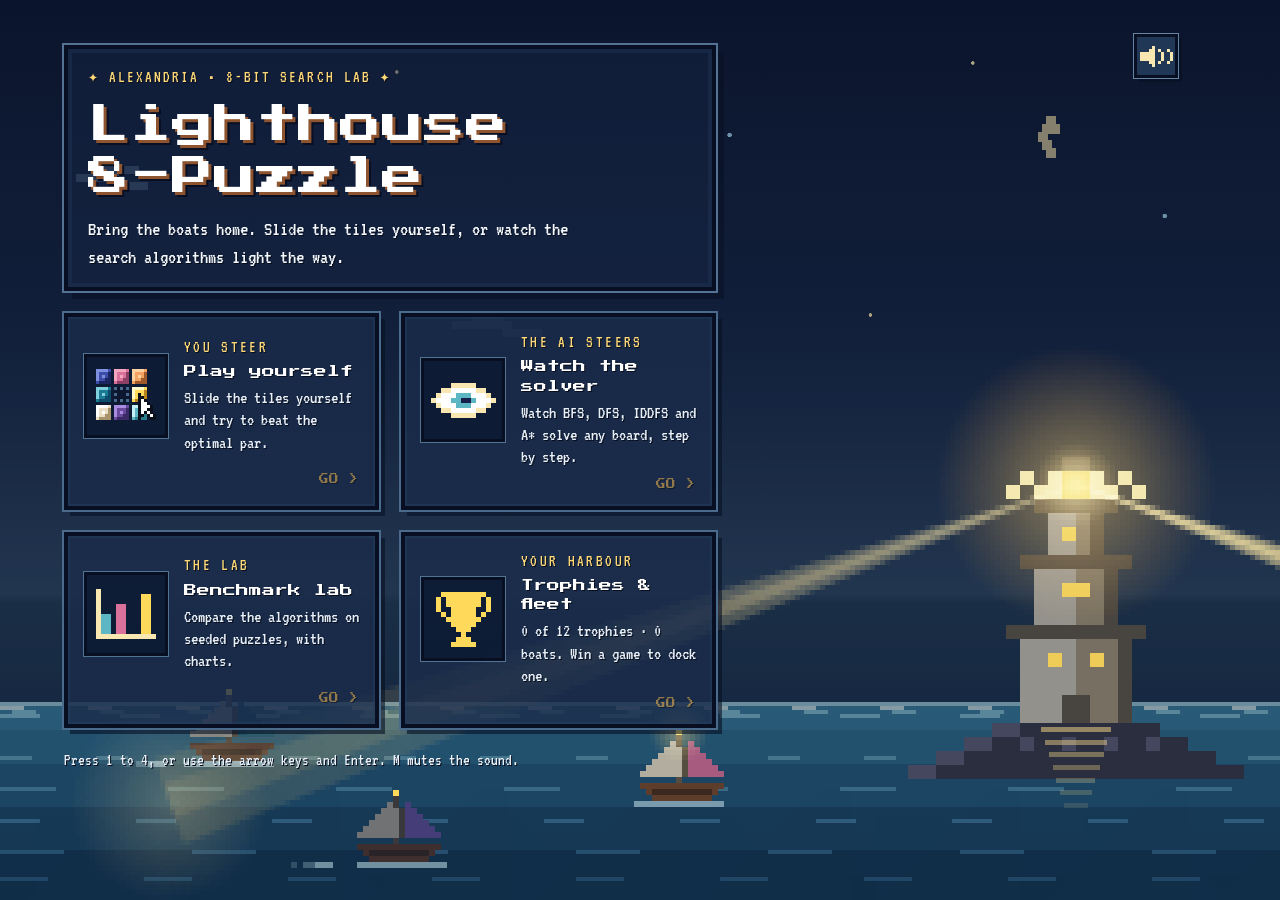
<file: frontend/index.html>
<!doctype html>
<html lang="en">
<head>
    <meta charset=utf8>
    <meta name=viewport content="width=device-width,initial-scale=1,viewport-fit=cover">
    <title>Lighthouse 8-Puzzle — Alexandria Harbor</title>
    <link rel="stylesheet" href="styles.css">
    <link rel="stylesheet"
          href="https://fonts.googleapis.com/css2?family=IBM+Plex+Mono:wght@400;500&family=IBM+Plex+Sans:wght@400;500;600&family=Pixelify+Sans:wght@500;700&family=Press+Start+2P&family=VT323&display=swap">
</head>
<body>
<div class="pixel-ambience" aria-hidden="true">
    <div class="pixel-clouds pixel-clouds-far"></div>
    <div class="pixel-clouds pixel-clouds-near"></div>
    <div class="pixel-sea">
        <div class="sea-row foam" style="--y:0px;--h:8px;--c:#d6f1f8;--w:24px;--p:88px;--t:9s;--s:11"></div>
        <div class="sea-row" style="--y:8px;--h:4px;--c:#8fd0e6;--w:40px;--p:120px;--t:12s;--s:15;--dir:reverse"></div>
        <div class="sea-row" style="--y:26%;--h:4px;--c:#6fb4d2;--w:32px;--p:96px;--t:10s;--s:12"></div>
        <div class="sea-row" style="--y:42%;--h:4px;--c:#5aa0c4;--w:56px;--p:168px;--t:16s;--s:21;--dir:reverse"></div>
        <div class="sea-row" style="--y:58%;--h:4px;--c:#4a8cb4;--w:40px;--p:136px;--t:13s;--s:17"></div>
        <div class="sea-row" style="--y:74%;--h:4px;--c:#3d78a2;--w:64px;--p:192px;--t:20s;--s:24;--dir:reverse"></div>
        <div class="sea-row" style="--y:88%;--h:4px;--c:#356a94;--w:48px;--p:144px;--t:17s;--s:18"></div>
        <span class="sea-spark" style="left:9%;top:22%;animation-delay:0s"></span>
        <span class="sea-spark" style="left:23%;top:48%;animation-delay:.9s"></span>
        <span class="sea-spark" style="left:38%;top:30%;animation-delay:1.7s"></span>
        <span class="sea-spark" style="left:52%;top:64%;animation-delay:.4s"></span>
        <span class="sea-spark" style="left:66%;top:36%;animation-delay:2.3s"></span>
        <span class="sea-spark" style="left:79%;top:56%;animation-delay:1.2s"></span>
        <span class="sea-spark" style="left:91%;top:26%;animation-delay:2.9s"></span>
    </div>
</div>
<canvas id="beacon-bg" aria-hidden="true"></canvas>
<canvas id="beacon-light" aria-hidden="true"></canvas>
<canvas id="beacon-fly" aria-hidden="true"></canvas>
<div id="dock" role="toolbar" aria-label="Sound and view">
    <button class="dock-btn" id="b-sound" type="button" aria-pressed="true" title="Mute sound (M)">
        <canvas aria-hidden="true"></canvas>
    </button>
    <button class="dock-btn" id="b-focus" type="button" aria-pressed="false"
            title="Hide the interface and just watch (H)">
        <canvas aria-hidden="true"></canvas>
    </button>
</div>
<script>document.body.classList.add('menu');</script>
<div id="menu" aria-label="Main menu">
    <canvas id="menu-scene" aria-hidden="true"></canvas>
    <div class="menu-ui">
        <header class="menu-title">
            <p class="eyebrow">&#10022; ALEXANDRIA &bull; 8-BIT SEARCH LAB &#10022;</p>
            <h1>Lighthouse <br>8-Puzzle</h1>
            <p class="lede">Bring the boats home. Slide the tiles yourself, or watch the search algorithms light the
                way.</p>
        </header>
        <div class="menu-cards" role="group" aria-label="Choose a mode">
            <button class="mcard" type="button" id="c-play">
                <span class="mcard-icon" aria-hidden="true"><canvas></canvas></span>
                <span class="mcard-body">
          <span class="mcard-kicker" id="c-play-k">You steer</span>
          <span class="mcard-name">Play yourself</span>
          <span class="mcard-desc">Slide the tiles yourself and try to beat the optimal par.</span>
        </span>
                <span class="mcard-go" aria-hidden="true">GO &gt;</span>
            </button>
            <button class="mcard" type="button" id="c-watch">
                <span class="mcard-icon" aria-hidden="true"><canvas></canvas></span>
                <span class="mcard-body">
          <span class="mcard-kicker">The AI steers</span>
          <span class="mcard-name">Watch the solver</span>
          <span class="mcard-desc">Watch BFS, DFS, IDDFS and A* solve any board, step by step.</span>
        </span>
                <span class="mcard-go" aria-hidden="true">GO &gt;</span>
            </button>
            <button class="mcard" type="button" id="c-bench">
                <span class="mcard-icon" aria-hidden="true"><canvas></canvas></span>
                <span class="mcard-body">
          <span class="mcard-kicker">The lab</span>
          <span class="mcard-name">Benchmark lab</span>
          <span class="mcard-desc">Compare the algorithms on seeded puzzles, with charts.</span>
        </span>
                <span class="mcard-go" aria-hidden="true">GO &gt;</span>
            </button>
            <button class="mcard" type="button" id="c-trophy">
                <span class="mcard-icon" aria-hidden="true"><canvas></canvas></span>
                <span class="mcard-body">
          <span class="mcard-kicker">Your harbour</span>
          <span class="mcard-name">Trophies &amp; fleet</span>
          <span class="mcard-desc" id="c-trophy-d">Win games to earn boats. Experiment to find the secrets.</span>
        </span>
                <span class="mcard-go" aria-hidden="true">GO &gt;</span>
            </button>
        </div>
        <p class="note menu-hint">Press 1 to 4, or use the arrow keys and Enter. M mutes the sound.</p>
    </div>
    <button id="lamp-hit" type="button" aria-label="The lighthouse lamp" title="The lamp looks ticklish"></button>
</div>

<div id="toast" role="status" aria-live="polite"><span class="ticon" aria-hidden="true"><canvas></canvas></span>
    <div>
        <div class="tk"></div>
        <div class="tt"></div>
        <div class="td"></div>
    </div>
</div>

<div id="trophy" class="modal" role="dialog" aria-modal="true" aria-labelledby="trophy-h" hidden>
    <div class="modal-card">
        <div class="modal-head"><h2 id="trophy-h">Trophies &amp; fleet</h2>
            <button class="btn small" type="button" id="t-close">Close</button>
        </div>
        <p class="msg" id="t-sum"></p>
        <div class="trophy-grid" id="t-grid"></div>
        <h3>Your harbour</h3>
        <div class="fleet-line" id="t-fleet"></div>
        <p class="note">Every win docks a boat. Finish a puzzle for a fishing boat, finish without hints for a sailboat,
            and match the optimal move count without hints for a golden galleon. Beating your own record earns a bonus
            boat one tier up. Some boats are not for sale.</p>
        <div class="btn-row">
            <button class="btn small" type="button" id="t-reset">Reset trophies and fleet</button>
        </div>
    </div>
</div>

<div id="ghost" class="modal" role="dialog" aria-modal="true" aria-labelledby="ghost-h" hidden>
    <div class="modal-card">
        <div class="modal-head"><h2 id="ghost-h">Race the ghost</h2>
            <button class="btn small" type="button" id="g-close">Close</button>
        </div>
        <p class="note">Your solution and the optimal one, step for step on the same starting board.</p>
        <div class="ghost-boards">
            <figure>
                <canvas id="g-you" width="448" height="448" aria-label="Your moves"></canvas>
                <figcaption id="g-you-c"></figcaption>
            </figure>
            <figure>
                <canvas id="g-opt" width="448" height="448" aria-label="The optimal ghost"></canvas>
                <figcaption id="g-opt-c"></figcaption>
            </figure>
        </div>
        <p class="msg" id="g-msg" aria-live="polite"></p>
        <div class="btn-row">
            <button class="btn primary" type="button" id="g-replay">Replay</button>
            <label class="speed-pick">Speed <select id="g-speed">
                <option value="900">Slow</option>
                <option value="500" selected>Normal</option>
                <option value="220">Fast</option>
                <option value="100">Very fast</option>
            </select></label>
        </div>
    </div>
</div>

<div id="bench" aria-label="Benchmark lab">
    <div class="bench-ui">
        <header class="menu-title">
            <p class="eyebrow">&#10022; THE SEARCH LAB &#10022;</p>
            <h1>Benchmark lab</h1>
            <p class="lede">Run a seeded set of puzzles through the search algorithms and compare average runtime,
                solution length, nodes expanded and failures. The same seed always gives the same puzzles.</p>
        </header>
        <section class="panel" aria-label="Benchmark setup">
            <h2>Setup</h2>
            <div class="bench-grid">
                <div class="field"><label for="bn-seed">Seed</label><input id="bn-seed" type="text" value="pharos"
                                                                           maxlength="40" spellcheck="false"
                                                                           autocomplete="off"></div>
                <div class="field"><label for="bn-count">Puzzles</label><select id="bn-count">
                    <option value="10">10</option>
                    <option value="20" selected>20</option>
                    <option value="30">30</option>
                    <option value="50">50</option>
                </select></div>
                <div class="field"><label for="bn-mode">Difficulty</label><select id="bn-mode">
                    <option value="8">Easy (8 scramble moves)</option>
                    <option value="16">Medium (16)</option>
                    <option value="24" selected>Hard (24)</option>
                    <option value="perm">Random boards</option>
                </select></div>
                <div class="field"><label for="bn-time">Time limit per run</label><select id="bn-time">
                    <option value="2000">2 seconds</option>
                    <option value="5000" selected>5 seconds</option>
                    <option value="15000">15 seconds</option>
                </select></div>
            </div>
            <fieldset class="bn-algos" id="bn-algos">
                <legend>Algorithms</legend>
            </fieldset>
            <div class="btn-row">
                <button class="btn primary" type="button" id="bn-run">Run benchmark</button>
                <button class="btn" type="button" id="bn-cancel" disabled>Cancel</button>
                <button class="btn" type="button" id="bn-back">Main menu</button>
            </div>
            <div class="pbar" role="progressbar" aria-label="Benchmark progress" aria-valuemin="0" aria-valuemax="100"
                 aria-valuenow="0" id="bn-bar"><i></i></div>
            <p class="msg" id="bn-msg" aria-live="polite"></p>
        </section>
        <section class="panel" id="bn-out" aria-label="Benchmark results" hidden>
            <h2>Results <span class="muted" id="bn-sub"></span></h2>
            <div class="table-wrap">
                <table id="bn-sum">
                    <thead>
                    <tr>
                        <th>Algorithm</th>
                        <th class="num">Solved</th>
                        <th class="num">Failed</th>
                        <th class="num">Avg length</th>
                        <th class="num">Avg extra</th>
                        <th class="num">Avg nodes</th>
                        <th class="num">Avg time</th>
                        <th class="num">Max time</th>
                    </tr>
                    </thead>
                    <tbody></tbody>
                </table>
            </div>
            <p class="note">Nodes means nodes expanded. Averages cover solved puzzles only. A failure is a run that hit
                the time limit. Avg extra is the extra moves: the solution length minus the optimal length, which A*
                with Manhattan distance finds for every puzzle. Green marks the best value in a column.</p>
            <div class="charts" id="bn-charts"></div>
            <details>
                <summary>Per-puzzle results</summary>
                <div class="table-wrap">
                    <table id="bn-per">
                        <thead></thead>
                        <tbody></tbody>
                    </table>
                </div>
            </details>
            <div class="btn-row">
                <button class="btn" type="button" id="bn-csv">Download CSV</button>
            </div>
        </section>
    </div>
</div>
<div class="wrap">
    <header class="top">
        <h1>Lighthouse 8-Puzzle</h1>
        <p class="lede">The great lighthouse of Alexandria has crumbled into nine tiles. Pick a search algorithm and
            watch it slide the pieces back into place. When the tower stands whole, its lamp lights up the night. The
            empty slot rests in the top-left corner of the finished board.</p>
    </header>

    <main class="layout">
        <section class="stage" aria-label="Board and playback">
            <div class="board-frame">
                <canvas id="board" width="448" height="448" role="img" aria-label="8-puzzle board"></canvas>
            </div>
            <p id="caption" class="caption" aria-live="polite"></p>
            <div class="transport" role="group" aria-label="Playback">
                <button class="btn" id="b-start" type="button">Start</button>
                <button class="btn" id="b-prev" type="button">Prev</button>
                <button class="btn primary" id="b-play" type="button">Play</button>
                <button class="btn" id="b-next" type="button">Next</button>
                <button class="btn" id="b-end" type="button">End</button>
            </div>
            <div class="field-row"><label for="scrub">Step</label><input type="range" id="scrub" min="0" max="0"
                                                                         value="0"><span></span></div>
            <div class="field-row"><label for="speed">Speed</label><input type="range" id="speed" min="0" max="9"
                                                                          value="3">
                <output id="speed-out" for="speed"></output>
            </div>
            <label class="check"><input type="checkbox" id="nums" checked> Show tile numbers</label>
        </section>

        <div class="side">
            <section class="panel" id="mode-panel" aria-label="Mode">
                <h2>Mode</h2>
                <div class="btn-row mode-row">
                    <button class="btn primary" type="button" id="m-watch" aria-pressed="true">Watch solver</button>
                    <button class="btn" type="button" id="m-play" aria-pressed="false">Play yourself</button>
                    <button class="btn" type="button" id="m-menu">Main menu</button>
                </div>
            </section>

            <section class="panel" id="play-panel" aria-label="Play" hidden>
                <h2>Your game</h2>
                <div class="field">
                    <label for="diff">Difficulty</label>
                    <select id="diff">
                        <option value="6">Easy (6 scramble moves)</option>
                        <option value="16" selected>Medium (16 scramble moves)</option>
                        <option value="30">Hard (30 scramble moves)</option>
                        <option value="rand">Anything solvable</option>
                        <option value="custom">Custom board&hellip;</option>
                    </select>
                </div>
                <p class="msg" id="p-line" aria-live="off"></p>
                <p class="msg" id="p-msg" aria-live="polite"></p>
                <div id="edit-box" class="inner" hidden>
                    <div class="field">
                        <label for="e-text">Tiles row by row, 0 is the blank</label>
                        <input id="e-text" type="text" inputmode="numeric" spellcheck="false" autocomplete="off">
                    </div>
                    <p class="msg" id="e-msg" aria-live="polite"></p>
                    <div class="btn-row">
                        <button class="btn primary" type="button" id="e-play">Play this board</button>
                        <button class="btn" type="button" id="e-random">Random</button>
                        <button class="btn" type="button" id="e-fix">Make solvable</button>
                        <button class="btn" type="button" id="e-reset">Clear</button>
                        <button class="btn" type="button" id="e-cancel">Cancel</button>
                    </div>
                    <p class="note">Click two tiles on the board to swap them, or type a board above. Only boards with
                        an even inversion count can be solved.</p>
                </div>
                <div class="btn-row" id="game-btns">
                    <button class="btn primary" type="button" id="p-new">New game</button>
                    <button class="btn" type="button" id="p-undo">Undo</button>
                    <button class="btn" type="button" id="p-restart">Restart</button>
                    <button class="btn" type="button" id="p-hint">Hint</button>
                    <button class="btn" type="button" id="p-ghost" disabled>Race ghost</button>
                </div>
                <p class="note" id="play-note">Click a tile next to the blank, or use the arrow keys (the tile slides
                    the way you press). Z undoes. The Step slider and Prev/Next rewind your game; make a move from an
                    earlier step to branch. Par is the optimal move count, found by A*.</p>
                <h3>Hall of fame <span id="hof-name"></span></h3>
                <div class="table-wrap">
                    <table id="hof">
                        <thead>
                        <tr>
                            <th>#</th>
                            <th class="num">Moves</th>
                            <th class="num">Time</th>
                            <th class="num">Hints</th>
                            <th>Date</th>
                        </tr>
                        </thead>
                        <tbody></tbody>
                    </table>
                </div>
                <div class="btn-row">
                    <button class="btn small" type="button" id="hof-clear">Clear all scores</button>
                </div>
                <p class="note">Ranked by moves over par, then hints, then time. Scores are stored in this browser
                    only.</p>
            </section>

            <form id="setup" class="panel solver-only" autocomplete="off">
                <h2>Start state</h2>
                <div class="field">
                    <label for="initial">Tiles row by row, 0 is the blank</label>
                    <input id="initial" type="text" inputmode="numeric" spellcheck="false" value="1,2,5,3,4,0,6,7,8">
                </div>
                <p id="state-msg" class="msg" aria-live="polite"></p>
                <div class="field">
                    <label for="algo">Algorithm</label>
                    <select id="algo">
                        <option value="bfs">BFS</option>
                        <option value="dfs">DFS</option>
                        <option value="iddfs">Iterative DFS</option>
                        <option value="astar-m" selected>A* with Manhattan distance</option>
                        <option value="astar-e">A* with Euclidean distance</option>
                    </select>
                </div>
                <div class="btn-row">
                    <button class="btn primary" type="submit" id="b-solve">Solve</button>
                    <button class="btn" type="button" id="b-shuffle">Shuffle</button>
                    <button class="btn" type="button" id="b-example">Example</button>
                </div>
                <p id="status" class="msg" aria-live="polite"></p>
            </form>

            <section class="panel solver-only" aria-label="Result">
                <h2>Result</h2>
                <div class="table-wrap">
                    <table id="stats">
                        <tbody></tbody>
                    </table>
                </div>
                <p class="note">Expanded counts nodes whose successors were generated. The goal is tested when a node
                    leaves the frontier, so the goal node itself is not counted. Running time covers the search only,
                    not drawing.</p>
            </section>

            <section class="panel solver-only" aria-label="Trace">
                <h2>Trace</h2>
                <pre class="console" id="console"></pre>
                <div class="trace-list" id="trace-list"></div>
            </section>

            <section class="panel solver-only" aria-label="Comparison">
                <h2>Compare all five</h2>
                <p class="note" id="cmp-note">Runs every algorithm on the start state above. Green marks the lowest
                    value in a column.</p>
                <div class="btn-row">
                    <button class="btn" type="button" id="b-runall">Run all</button>
                </div>
                <div class="table-wrap">
                    <table id="cmp">
                        <thead>
                        <tr>
                            <th>Algorithm</th>
                            <th class="num">Cost</th>
                            <th class="num">Expanded</th>
                            <th class="num">Generated</th>
                            <th class="num">Deepest</th>
                            <th class="num">Time</th>
                            <th></th>
                        </tr>
                        </thead>
                        <tbody></tbody>
                    </table>
                </div>
            </section>

            <details class="panel solver-only">
                <summary>Trace JSON</summary>
                <div class="inner">
                    <p class="note">Paste a start state and a list of moves to replay any solution. Every board is
                        rebuilt from them. <code>moves</code> is a string of U, D, L, R: the direction the blank moves.
                    </p>
                    <pre class="sample">{"algorithm":"A* Manhattan","initial":"125340678","moves":"UL","expanded":3,"generated":7,"maxDepth":3,"ms":0.4}</pre>
                    <textarea id="json" rows="6" spellcheck="false" aria-label="Trace JSON"></textarea>
                    <div class="btn-row">
                        <button class="btn small" type="button" id="j-fill">Reset to current</button>
                        <button class="btn small" type="button" id="j-copy">Copy</button>
                        <button class="btn small" type="button" id="j-load">Load</button>
                    </div>
                    <p id="j-msg" class="msg" aria-live="polite"></p>
                </div>
            </details>
        </div>
    </main>
</div>

<script src="Puzzle.js"></script>
<script src="Api.js"></script>
<script src="script.js"></script>

</body>
</html>
</file>
<file: frontend/styles.css>
:root{color-scheme:light;box-sizing:border-box;padding-top:env(safe-area-inset-top,0px);padding-bottom:env(safe-area-inset-bottom,0px)}html{scroll-padding-top:env(safe-area-inset-top,0px)}body{margin:0;padding:0;font:14px -apple-system,BlinkMacSystemFont,sans-serif;background:#fff;color:#000}img{max-width:100%}[hidden]:not([hidden=until-found i]){display:none!important}
/* ---------- FULL PIXEL-WORLD ART DIRECTION ---------- */
:root {
  color-scheme: dark;
  --bg: #101c35;
  --panel: #1a2c4b;
  --field: #0d1830;
  --ink: #f8e7b0;
  --muted: #9cb8d1;
  --line: #486b8d;
  --accent: #f3b94f;
  --accent-ink: #17223b;
  --hl: #28486b;
  --shadow: #070d1c;
  --focus: #ffdf72;
  --good: #9be7a2;
  --bad: #ff9b91;
  --bed: #09142b;
  --bed-ink: #c7eaff;
  --font-display: 'Pixelify Sans', 'Courier New', monospace;
  --font-body: 'Pixelify Sans', 'Courier New', monospace;
  --font-mono: 'IBM Plex Mono', monospace;
}
html {
  min-height: 100%;
  background: #101c35;
}
body {
  position: relative;
  isolation: isolate;
  min-height: 100vh;
  background:
    /* pixel stars */
          radial-gradient(circle at 8% 12%, #f8e7b0 0 2px, transparent 2.5px),
          radial-gradient(circle at 17% 29%, #9ccce9 0 1.5px, transparent 2px),
          radial-gradient(circle at 31% 8%, #f8e7b0 0 1.5px, transparent 2px),
          radial-gradient(circle at 57% 15%, #9ccce9 0 2px, transparent 2.5px),
          radial-gradient(circle at 76% 7%, #f8e7b0 0 1.5px, transparent 2px),
          radial-gradient(circle at 91% 24%, #9ccce9 0 2px, transparent 2.5px),
          radial-gradient(circle at 68% 35%, #f8e7b0 0 1.5px, transparent 2px),
            /* blocky dusk sky */
          linear-gradient(to bottom, #111b38 0%, #24365a 48%, #3c5472 69%, #182f4d 70%, #102744 100%);
  background-size: 100% 100%;
  background-attachment: fixed;
  color: var(--ink);
  font: 16px/1.55 var(--font-body);
  padding-inline: clamp(14px, 3.5vw, 40px);
  padding-block: 26px 60px;
  image-rendering: pixelated;
}
body::before {
  content: "";
  position: fixed;
  z-index: -1;
  inset: 0;
  pointer-events: none;
  opacity: .7;
  background:
    /* pixel moon */
          linear-gradient(#f8e7b0 0 0) left calc(83% - 8px) top calc(13% + 0px) / 10px 10px no-repeat,
          linear-gradient(#f8e7b0 0 0) left calc(83% - 12px) top calc(13% + 8px) / 10px 10px no-repeat,
          linear-gradient(#f8e7b0 0 0) left calc(83% - 4px) top calc(13% + 8px) / 10px 10px no-repeat,
          linear-gradient(#f8e7b0 0 0) left calc(83% - 16px) top calc(13% + 16px) / 10px 10px no-repeat,
          linear-gradient(#f8e7b0 0 0) left calc(83% - 12px) top calc(13% + 24px) / 10px 10px no-repeat,
          linear-gradient(#f8e7b0 0 0) left calc(83% - 8px) top calc(13% + 32px) / 10px 10px no-repeat,
            /* faraway island silhouettes */
          linear-gradient(135deg, transparent 49%, #182b48 50%) 0 100% / 180px 100px repeat-x,
          linear-gradient(#142640 0 0) 0 100% / 100% 24px no-repeat;
}
.wrap { max-width: 1240px; }
.top {
  position: relative;
  padding: 20px 22px 18px;
  margin-bottom: 24px;
  background: #182946;
  border: 4px solid #080f22;
  outline: 2px solid #547394;
  box-shadow: 8px 8px 0 #080f22, inset 0 0 0 4px #243c5d;
}
.top::after {
  content: "✦  ALEXANDRIA • 8-BIT SEARCH LAB  ✦";
  display: block;
  margin-top: 12px;
  padding-top: 8px;
  border-top: 2px dashed #547394;
  color: #f3b94f;
  font: 12px/1.5 var(--font-mono);
  letter-spacing: .13em;
}
h1, h2, h3, .btn, details summary { font-family: var(--font-display); }
h1 {
  color: #ffe6a1;
  text-shadow: 3px 3px 0 #8d542f, 5px 5px 0 #080f22;
  letter-spacing: .04em;
}
.lede { color: #c4d7e8; max-width: 72ch; }
.layout { gap: 28px; }
.stage, .side { gap: 18px; }
.board-frame {
  position: relative;
  background: #081329;
  padding: 12px;
  border: 4px solid #080f22;
  outline: 3px solid #527493;
  box-shadow: 8px 8px 0 #080f22, inset 0 0 0 3px #243e60;
}
.board-frame::before {
  content: "LIGHTHOUSE TILE MAP";
  display: block;
  padding: 2px 4px 10px;
  color: #f3b94f;
  font: 12px var(--font-mono);
  letter-spacing: .14em;
}
canvas { image-rendering: pixelated; }
.caption {
  color: #d5e6f5;
  padding: 10px 12px;
  background: #111f39;
  border: 2px solid #476789;
  box-shadow: 4px 4px 0 #080f22;
}
.panel {
  position: relative;
  background: #1a2c4b;
  border: 3px solid #080f22;
  outline: 2px solid #4a6b8b;
  padding: 17px;
  box-shadow: 6px 6px 0 #080f22, inset 0 0 0 2px #263e5e;
}
.panel h2 {
  color: #ffe6a1;
  padding-bottom: 9px;
  border-bottom: 2px dashed #4a6b8b;
  text-shadow: 2px 2px 0 #080f22;
}
h3 { color: #b8d0e4; }
.field label, .field-row label, .field-row output, .note { color: #a9c1d7; }
input[type=text], select, textarea {
  background: #0d1830;
  color: #f8e7b0;
  border: 3px solid #070d1c;
  outline: 1px solid #6284a4;
  border-radius: 0;
  box-shadow: inset 3px 3px 0 #071024;
}
input[type=range] { accent-color: #f3b94f; }
.check { color: #d8e8f4; }
.check input { accent-color: #f3b94f; }
.btn {
  min-height: 42px;
  padding: 5px 14px;
  background: #294566;
  color: #f8e7b0;
  border: 3px solid #080f22;
  outline: 1px solid #6484a1;
  border-radius: 0;
  box-shadow: 4px 4px 0 #080f22;
  text-shadow: 1px 1px 0 #080f22;
  image-rendering: pixelated;
}
.btn:hover { background: #3b5e81; filter: none; }
.btn.primary {
  background: #f3b94f;
  color: #17223b;
  text-shadow: none;
  box-shadow: 4px 4px 0 #080f22;
}
.btn.primary:hover { background: #ffda78; filter: none; }
.btn:active { transform: translate(3px, 3px); box-shadow: 1px 1px 0 #080f22; }
.btn[disabled] { opacity: .4; }
:focus-visible { outline: 3px solid #ffdf72; outline-offset: 4px; }
table { color: #e3edf7; }
th { color: #9cb8d1; }
td { border-top: 1px solid #3d5a7a; }
#stats th { color: #c5d8e8; border-top-color: #3d5a7a; }
td.best { color: #9be7a2; }
pre.console {
  background: #081329;
  color: #bce5ff;
  border: 3px solid #080f22;
  outline: 1px solid #527493;
  box-shadow: inset 0 0 0 2px #1d3554;
}
.trace-list { border: 3px solid #080f22; outline: 1px solid #527493; }
.trow {
  color: #dce9f4;
  border-top: 1px solid #314d6c;
  font-family: var(--font-mono);
}
.trow:hover, .trow[aria-current="true"] { background: #294766; }
.trow[aria-current="true"] { box-shadow: inset 5px 0 0 #f3b94f; }
.tk { color: #91b0ca; }
details summary { color: #ffe6a1; }
pre.sample { background: #0d1830; color: #d9e9f5; border: 2px solid #456586; }
.msg.good { color: #9be7a2; }
.msg.bad { color: #ff9b91; }
@media (min-width: 900px) {
  .layout { grid-template-columns: minmax(340px, 480px) minmax(0, 1fr); }
}
@media (max-width: 520px) {
  .top { padding: 16px; }
  .top::after { font-size: 10px; letter-spacing: .06em; }
  .panel { padding: 13px; }
  .btn { padding-inline: 10px; font-size: .85rem; }
}

/* Animated pixel-art ambience: all motion stays behind the interface. */
.pixel-ambience {
  position: fixed;
  inset: 0;
  z-index: 0;
  overflow: hidden;
  pointer-events: none;
  contain: paint;
}
.pixel-clouds {
  position: absolute;
  left: 0;
  width: 200%;
  height: 100%;
  background-repeat: repeat-x;
  image-rendering: pixelated;
  will-change: transform;
}
.pixel-clouds-far {
  top: 13%;
  height: 26%;
  opacity: .42;
  background-image:
          linear-gradient(#8eb6d3 0 0), linear-gradient(#8eb6d3 0 0),
          linear-gradient(#8eb6d3 0 0), linear-gradient(#8eb6d3 0 0),
          linear-gradient(#8eb6d3 0 0), linear-gradient(#8eb6d3 0 0),
          linear-gradient(#8eb6d3 0 0), linear-gradient(#8eb6d3 0 0);
  background-size: 32px 8px, 48px 8px, 16px 8px, 24px 8px, 32px 8px, 48px 8px, 16px 8px, 24px 8px;
  background-position: left calc(3% + 0px) top calc(25% + 0px), left calc(3% + 16px) top calc(25% - 8px), left calc(3% + 32px) top calc(25% + 0px), left calc(3% + 48px) top calc(25% + 8px), left calc(53% + 0px) top calc(65% + 0px), left calc(53% + 16px) top calc(65% - 8px), left calc(53% + 32px) top calc(65% + 0px), left calc(53% + 48px) top calc(65% + 8px);
  background-repeat: no-repeat;
  animation: cloud-drift-far 95s linear infinite;
}
.pixel-clouds-near {
  top: 29%;
  height: 20%;
  opacity: .23;
  background-image:
          linear-gradient(#b4cde0 0 0), linear-gradient(#b4cde0 0 0),
          linear-gradient(#b4cde0 0 0), linear-gradient(#b4cde0 0 0),
          linear-gradient(#b4cde0 0 0), linear-gradient(#b4cde0 0 0),
          linear-gradient(#b4cde0 0 0), linear-gradient(#b4cde0 0 0);
  background-size: 48px 8px, 32px 8px, 24px 8px, 40px 8px, 48px 8px, 32px 8px, 24px 8px, 40px 8px;
  background-position: left calc(18% + 0px) top calc(35% + 0px), left calc(18% + 16px) top calc(35% - 8px), left calc(18% + 32px) top calc(35% + 0px), left calc(18% + 48px) top calc(35% + 8px), left calc(68% + 0px) top calc(70% + 0px), left calc(68% + 16px) top calc(70% - 8px), left calc(68% + 32px) top calc(70% + 0px), left calc(68% + 48px) top calc(70% + 8px);
  background-repeat: no-repeat;
  animation: cloud-drift-near 62s linear infinite;
}
.pixel-water {
  position: absolute;
  left: 0;
  right: 0;
  bottom: 0;
  height: 16vh;
  opacity: .45;
  background:
          linear-gradient(#6fa4c4 0 0) 8% 35% / 40px 3px no-repeat,
          linear-gradient(#6fa4c4 0 0) 13% 49% / 24px 3px no-repeat,
          linear-gradient(#6fa4c4 0 0) 28% 64% / 56px 3px no-repeat,
          linear-gradient(#6fa4c4 0 0) 43% 42% / 32px 3px no-repeat,
          linear-gradient(#6fa4c4 0 0) 58% 71% / 48px 3px no-repeat,
          linear-gradient(#6fa4c4 0 0) 73% 36% / 28px 3px no-repeat,
          linear-gradient(#6fa4c4 0 0) 89% 58% / 48px 3px no-repeat;
  animation: water-shimmer 5s steps(2, end) infinite alternate;
}
@keyframes cloud-drift-far {
  from { transform: translateX(0); }
  to { transform: translateX(-50%); }
}
@keyframes cloud-drift-near {
  from { transform: translateX(-8%); }
  to { transform: translateX(-58%); }
}
@keyframes water-shimmer {
  from { opacity: .2; transform: translateX(-4px); }
  to { opacity: .5; transform: translateX(4px); }
}
@media (prefers-reduced-motion: reduce) {
  .pixel-clouds, .pixel-water { animation: none !important; }
}

/* Layout: the board sits in a cabinet on the left (sticky on wide screens); setup, result, trace and comparison panels stack on the right. One column below 900px. */
:root {
  --bg: #E3ECEE;
  --panel: #F5F9FA;
  --field: #FFFFFF;
  --ink: #13232C;
  --muted: #4A6069;
  --line: #B2C5CB;
  --accent: #0B6B78;
  --accent-ink: #FFFFFF;
  --hl: #D2E9ED;
  --shadow: #13232C;
  --focus: #A85F00;
  --good: #1B703F;
  --bad: #B03520;
  --bed: #16232B;
  --bed-ink: #D5EDF0;
  --font-display: 'Pixelify Sans', 'Courier New', monospace;
  --font-body: 'IBM Plex Sans', system-ui, -apple-system, 'Segoe UI', sans-serif;
  --font-mono: 'IBM Plex Mono', ui-monospace, Menlo, Consolas, monospace;
}
@media (prefers-color-scheme: dark) {
  :root:not([data-theme="light"]) {
    --bg: #091219; --panel: #0F1D27; --field: #08111A; --ink: #E2EEF1; --muted: #8CA6B0; --line: #25414E;
    --accent: #5FD0DA; --accent-ink: #04222A; --hl: #16384A; --shadow: #25414E; --focus: #FFC857;
    --good: #5BD08B; --bad: #FF8F78; --bed: #04090D; --bed-ink: #D5EDF0;
    color-scheme: dark;
  }
}
:root[data-theme="dark"] {
  --bg: #091219; --panel: #0F1D27; --field: #08111A; --ink: #E2EEF1; --muted: #8CA6B0; --line: #25414E;
  --accent: #5FD0DA; --accent-ink: #04222A; --hl: #16384A; --shadow: #25414E; --focus: #FFC857;
  --good: #5BD08B; --bad: #FF8F78; --bed: #04090D; --bed-ink: #D5EDF0;
  color-scheme: dark;
}

* { box-sizing: border-box; }
body {
  background: var(--bg);
  color: var(--ink);
  font: 15px/1.5 var(--font-body);
  padding-inline: clamp(16px, 4vw, 40px);
  padding-block: 24px 56px;
}
.wrap { max-width: 1120px; margin-inline: auto; }
h1, h2, h3 { font-family: var(--font-display); font-weight: 700; margin: 0; text-wrap: balance; }
h1 { font-size: clamp(1.7rem, 4.2vw, 2.4rem); letter-spacing: .02em; line-height: 1.1; }
h2 { font-size: 1.1rem; letter-spacing: .06em; text-transform: uppercase; }
h3 { font-size: .95rem; letter-spacing: .06em; text-transform: uppercase; color: var(--muted); }
.lede { margin: 8px 0 0; color: var(--muted); max-width: 62ch; }
.top { margin-bottom: 24px; }

.layout { display: grid; gap: 24px; grid-template-columns: minmax(0, 1fr); }
@media (min-width: 900px) {
  .layout { grid-template-columns: minmax(340px, 480px) minmax(0, 1fr); align-items: start; }
  .stage { position: sticky; top: 16px; }
}
.stage, .side { display: flex; flex-direction: column; gap: 14px; min-width: 0; }

.board-frame { background: var(--bed); padding: 10px; border: 2px solid var(--ink); box-shadow: 6px 6px 0 var(--shadow); }
canvas { display: block; width: 100%; height: auto; aspect-ratio: 1; image-rendering: pixelated; }
.caption { margin: 0; font-family: var(--font-mono); font-size: .88rem; min-height: 2.9em; }

.transport, .btn-row { display: flex; flex-wrap: wrap; gap: 10px; }
.btn {
  font: 700 .95rem var(--font-display);
  letter-spacing: .03em;
  min-height: 40px; padding: 0 14px;
  background: var(--panel); color: var(--ink);
  border: 2px solid var(--ink); border-radius: 0;
  box-shadow: 3px 3px 0 var(--shadow);
  cursor: pointer;
}
.btn:hover { background: var(--hl); }
.btn:active { transform: translate(2px, 2px); box-shadow: 1px 1px 0 var(--shadow); }
.btn.primary { background: var(--accent); color: var(--accent-ink); }
.btn.primary:hover { filter: brightness(1.08); }
.btn[disabled] { opacity: .45; cursor: not-allowed; transform: none; box-shadow: 3px 3px 0 var(--shadow); }
:focus-visible { outline: 3px solid var(--focus); outline-offset: 2px; }

.field-row { display: grid; grid-template-columns: 3.6rem minmax(0, 1fr) auto; align-items: center; gap: 10px; }
.field-row label { font-size: .85rem; color: var(--muted); }
.field-row output { font-family: var(--font-mono); font-size: .82rem; min-width: 7.5em; text-align: right; }
input[type=range] { width: 100%; accent-color: var(--accent); }
.check { display: flex; align-items: center; gap: 8px; font-size: .9rem; }
.check input { width: 18px; height: 18px; accent-color: var(--accent); }

.panel { background: var(--panel); border: 2px solid var(--line); padding: 16px; display: flex; flex-direction: column; gap: 12px; min-width: 0; }
.field { display: flex; flex-direction: column; gap: 4px; }
.field label { font-size: .85rem; color: var(--muted); }
input[type=text], select, textarea {
  font: 500 .95rem var(--font-mono);
  background: var(--field); color: var(--ink);
  border: 2px solid var(--ink); border-radius: 0;
  padding: 8px 10px; width: 100%; min-height: 40px;
}
textarea { font-size: .8rem; resize: vertical; }
.msg { margin: 0; font-size: .88rem; min-height: 1.4em; }
.msg.good { color: var(--good); }
.msg.bad { color: var(--bad); }
.note { margin: 0; font-size: .82rem; color: var(--muted); max-width: 70ch; }

.table-wrap { overflow-x: auto; }
table { width: 100%; border-collapse: collapse; font-size: .9rem; }
th { text-align: left; font-size: .75rem; letter-spacing: .06em; text-transform: uppercase; color: var(--muted); font-weight: 600; padding: 6px 10px 6px 0; white-space: nowrap; }
td { padding: 7px 10px 7px 0; border-top: 1px solid var(--line); font-family: var(--font-mono); font-variant-numeric: tabular-nums; white-space: nowrap; }
td.name, #stats th { font-family: var(--font-body); }
#stats th { text-transform: none; letter-spacing: 0; font-size: .9rem; border-top: 1px solid var(--line); padding: 7px 10px 7px 0; }
#stats tr:first-child th, #stats tr:first-child td { border-top: 0; }
td.best { color: var(--good); font-weight: 600; }
td.num, th.num { text-align: right; padding-right: 14px; }
.btn.small { min-height: 30px; padding: 0 10px; font-size: .8rem; box-shadow: 2px 2px 0 var(--shadow); }

pre.console { margin: 0; background: var(--bed); color: var(--bed-ink); font: 500 1rem/1.35 var(--font-mono); padding: 10px 14px; border: 2px solid var(--ink); width: max-content; max-width: 100%; overflow-x: auto; }
.trace-list { display: flex; flex-direction: column; border: 2px solid var(--line); overflow-x: auto; }
.trow {
  display: grid; grid-template-columns: 6ch 6ch minmax(max-content, 1fr); gap: 12px;
  text-align: left; font: 400 .85rem var(--font-mono); color: var(--ink);
  background: transparent; border: 0; border-top: 1px solid var(--line); padding: 6px 10px; cursor: pointer; border-radius: 0;
}
.trow:first-child { border-top: 0; }
.trow:hover { background: var(--hl); }
.trow[aria-current="true"] { background: var(--hl); font-weight: 600; box-shadow: inset 4px 0 0 var(--accent); }
.tk { color: var(--muted); }

details summary { cursor: pointer; font-family: var(--font-display); font-weight: 700; letter-spacing: .06em; text-transform: uppercase; font-size: 1.1rem; }
details[open] summary { margin-bottom: 12px; }
details .inner { display: flex; flex-direction: column; gap: 12px; }
pre.sample { margin: 0; font: 400 .8rem/1.45 var(--font-mono); background: var(--field); border: 1px solid var(--line); padding: 8px 10px; overflow-x: auto; }

@media (prefers-reduced-motion: reduce) { .btn:active { transform: none; } }

/* Final background pass: keep the pixel-art world behind the entire app. */
html {
  min-height: 100%;
  background: #101c35;
}
body {
  position: relative;
  isolation: isolate;
  min-height: 100vh;
  background:
          radial-gradient(circle at 8% 12%, #f8e7b0 0 2px, transparent 2.5px),
          radial-gradient(circle at 17% 29%, #9ccce9 0 1.5px, transparent 2px),
          radial-gradient(circle at 31% 8%, #f8e7b0 0 1.5px, transparent 2px),
          radial-gradient(circle at 57% 15%, #9ccce9 0 2px, transparent 2.5px),
          radial-gradient(circle at 76% 7%, #f8e7b0 0 1.5px, transparent 2px),
          radial-gradient(circle at 91% 24%, #9ccce9 0 2px, transparent 2.5px),
          radial-gradient(circle at 68% 35%, #f8e7b0 0 1.5px, transparent 2px),
          linear-gradient(to bottom, #111b38 0%, #1a2b4c 38%, #314a69 66%, #263f5c 67%, #142b49 100%);
  background-attachment: fixed;
}
body::before {
  content: "";
  position: fixed;
  z-index: 0;
  inset: 0;
  pointer-events: none;
  opacity: .75;
  background:
    /* blocky moon */
          linear-gradient(#f8e7b0 0 0) left calc(83% - 8px) top calc(13% + 0px) / 10px 10px no-repeat,
          linear-gradient(#f8e7b0 0 0) left calc(83% - 12px) top calc(13% + 8px) / 10px 10px no-repeat,
          linear-gradient(#f8e7b0 0 0) left calc(83% - 4px) top calc(13% + 8px) / 10px 10px no-repeat,
          linear-gradient(#f8e7b0 0 0) left calc(83% - 16px) top calc(13% + 16px) / 10px 10px no-repeat,
          linear-gradient(#f8e7b0 0 0) left calc(83% - 12px) top calc(13% + 24px) / 10px 10px no-repeat,
          linear-gradient(#f8e7b0 0 0) left calc(83% - 8px) top calc(13% + 32px) / 10px 10px no-repeat,
            /* layered, angular shoreline silhouettes */
          linear-gradient(135deg, transparent 49%, #192e4b 50%) 0 100% / 170px 110px repeat-x,
          linear-gradient(45deg, #142744 49%, transparent 50%) 35px 100% / 210px 84px repeat-x,
          linear-gradient(#102441 0 0) 0 100% / 100% 25px no-repeat;
}
.wrap {
  position: relative;
  z-index: 1;
}

/* Transparency pass: panels, frames and fields become see-through glass so the
   animated clouds, moon, stars and water shimmer show through the UI.
   Tweak --glass (0 = invisible, 1 = solid) to taste. */
:root { --glass: .38; }

.top {
  background: rgba(24, 41, 70, calc(var(--glass) * .8));
  box-shadow: 8px 8px 0 rgba(8, 15, 34, .55), inset 0 0 0 4px rgba(36, 60, 93, .35);
}
.board-frame {
  background: rgba(8, 19, 41, calc(var(--glass) * .7));
  box-shadow: 8px 8px 0 rgba(8, 15, 34, .55), inset 0 0 0 3px rgba(36, 62, 96, .4);
}
.caption {
  background: rgba(17, 31, 57, var(--glass));
  box-shadow: 4px 4px 0 rgba(8, 15, 34, .5);
}
.panel {
  background: rgba(26, 44, 75, var(--glass));
  box-shadow: 6px 6px 0 rgba(8, 15, 34, .55), inset 0 0 0 2px rgba(38, 62, 94, .4);
}
input[type=text], select, textarea {
  background: rgba(13, 24, 48, .5);
  box-shadow: inset 3px 3px 0 rgba(7, 16, 36, .45);
}
pre.console, pre.sample {
  background: rgba(8, 19, 41, .5);
  box-shadow: inset 0 0 0 2px rgba(29, 53, 84, .5);
}
.trace-list { background: rgba(8, 19, 41, .25); }
.btn {
  background: rgba(41, 69, 102, .6);
  box-shadow: 4px 4px 0 rgba(8, 15, 34, .55);
}
.btn:hover { background: rgba(59, 94, 129, .8); }
.btn.primary { background: rgba(243, 185, 79, .92); }
.btn.primary:hover { background: #ffda78; }
.btn.small { box-shadow: 2px 2px 0 rgba(8, 15, 34, .55); }
.btn[disabled] { box-shadow: 4px 4px 0 rgba(8, 15, 34, .4); }
.trow:hover, .trow[aria-current="true"] { background: rgba(41, 71, 102, .55); }

/* keep text legible over the see-through surfaces */
.panel, .caption, .top, .stage, .field-row, .check, table, .note, .lede, details summary {
  text-shadow: 0 1px 2px rgba(7, 13, 28, .85);
}
.btn.primary { text-shadow: none; }

/* ---------- Pixel sea: stepped bands + scrolling wave rows + foam + sparkles ---------- */
.pixel-sea {
  position: absolute;
  left: 0;
  right: 0;
  bottom: 0;
  height: 22vh;
  min-height: 120px;
  overflow: hidden;
  opacity: .88;
  image-rendering: pixelated;
  background: linear-gradient(to bottom,
  #3f8aae 0 24px, #357aa0 24px 30%, #2b678d 30% 52%, #225478 52% 74%, #1a4264 74% 100%);
  border-top: 4px solid #a9dcec;
}
.sea-row {
  position: absolute;
  left: 0;
  right: 0;
  top: var(--y);
  height: var(--h, 4px);
  background-image: linear-gradient(90deg, var(--c) 0 var(--w), transparent var(--w));
  background-size: var(--p) var(--h, 4px);
  background-repeat: repeat-x;
  animation: sea-slide var(--t, 12s) steps(var(--s, 12)) infinite;
  animation-direction: var(--dir, normal);
  will-change: background-position;
}
.sea-row.foam {
  background-image:
          linear-gradient(90deg, var(--c) 0 var(--w), transparent var(--w)),
          linear-gradient(90deg, transparent 0 calc(var(--w) * .5), #8fd0e6 calc(var(--w) * .5) calc(var(--w) * 1.5), transparent calc(var(--w) * 1.5));
  background-size: var(--p) 4px, var(--p) 4px;
  background-position: 0 0, 0 4px;
  background-repeat: repeat-x;
}
@keyframes sea-slide {
  to { background-position-x: var(--p); }
}
.sea-spark {
  position: absolute;
  width: 6px;
  height: 6px;
  background: #f8e7b0;
  box-shadow: 6px 0 0 -2px #f8e7b0, -6px 0 0 -2px #f8e7b0, 0 6px 0 -2px #f8e7b0, 0 -6px 0 -2px #f8e7b0;
  opacity: 0;
  animation: sea-twinkle 3.6s steps(1, end) infinite;
}
@keyframes sea-twinkle {
  0%, 100% { opacity: 0; }
  40% { opacity: .85; }
  60% { opacity: .35; }
  80% { opacity: 0; }
}
@media (prefers-reduced-motion: reduce) {
  .sea-row, .sea-spark { animation: none !important; }
  .sea-spark { opacity: .5; }
}

/* Type & text-colour pass: white text, crisp pixel fonts.
   Press Start 2P = headings/buttons (wide, so kept small). VT323 = body text (pixel terminal font, easy to read).
   Both fonts only exist in regular weight, so synthetic bold is switched off to keep edges crisp. */
:root {
  --font-display: 'Press Start 2P', 'Courier New', monospace;
  --font-body: 'VT323', 'Courier New', monospace;
  --font-mono: 'VT323', 'Courier New', monospace;
  --ink: #ffffff;
  --muted: #e8f1fa;
}
body {
  font: 21px/1.35 var(--font-body);
  color: #ffffff;
  font-synthesis: none;
  -webkit-font-smoothing: none;
  font-smooth: never;
  text-rendering: optimizeSpeed;
}
/* crisp 1px pixel shadow instead of a blurred one: reads as pixel type and keeps contrast on the moving sky */
.panel, .caption, .top, .stage, .field-row, .check, table, .note, .lede, details summary {
  text-shadow: 1px 1px 0 #070d1c;
}
h1, h2, h3, .btn, details summary { font-weight: 400; letter-spacing: 0; }
h1 { font-size: clamp(1.05rem, 3.6vw, 1.7rem); line-height: 1.35; color: #ffffff; }
.panel h2, details summary { font-size: .8rem; line-height: 1.5; color: #ffffff; letter-spacing: .04em; }
h3 { font-size: .7rem; color: #e8f1fa; }
.lede { font-size: 1.3rem; color: #f2f8fd; }
.caption { font-size: 1.2rem; color: #ffffff; line-height: 1.25; }
.field label, .field-row label, .field-row output, .note { color: #e8f1fa; font-size: 1.05rem; }
.note { font-size: 1.05rem; line-height: 1.25; }
.check { color: #ffffff; font-size: 1.15rem; }
.msg { font-size: 1.1rem; }
input[type=text], select, textarea { color: #ffffff; font: 400 1.25rem var(--font-mono); }
textarea { font-size: 1.05rem; }
.btn { color: #ffffff; font: 400 .62rem/1.2 var(--font-display); min-height: 44px; letter-spacing: .02em; }
.btn.primary { color: #17223b; }
.btn.small { font-size: .52rem; min-height: 34px; }
table { color: #ffffff; font-size: 1.15rem; }
th { color: #e8f1fa; font-size: 1rem; font-weight: 400; letter-spacing: .04em; }
#stats th { color: #ffffff; font-size: 1.15rem; }
td, td.name { font-family: var(--font-mono); }
td.best { color: #a8f5b0; font-weight: 400; }
pre.console { color: #ffffff; font: 400 1.6rem/1.15 var(--font-mono); }
pre.sample { color: #ffffff; font-size: 1.05rem; }
.trow { color: #ffffff; font: 400 1.1rem var(--font-mono); }
.trow[aria-current="true"] { font-weight: 400; background: rgba(41, 71, 102, .85); }
.tk { color: #d4e6f5; }
.board-frame::before { font: 400 1rem/1.3 var(--font-mono); letter-spacing: .14em; color: #ffd978; }
.top::after { font: 400 1.05rem/1.3 var(--font-mono); letter-spacing: .12em; color: #ffd978; }
@media (max-width: 520px) {
  .top::after { font-size: .9rem; letter-spacing: .05em; }
  .btn { font-size: .55rem; padding-inline: 8px; }
}

/* Beacon layers: night + tower (bg), screen-blended light, and a top layer for the flight. See the beacon module in the script. */
#beacon-bg, #beacon-light, #beacon-fly {
  display: none; position: fixed; inset: 0; width: 100%; height: 100%;
  aspect-ratio: auto; pointer-events: none; image-rendering: pixelated;
}
#beacon-bg, #beacon-light { z-index: 0; }
#beacon-light { mix-blend-mode: screen; }
#beacon-fly { z-index: 5; }
/* Watch mode: hide the whole interface, keep only a small toggle. */
/* HUD dock: two small pixel icon buttons, lined up with the header's right edge. In watch mode it fades away when idle and wakes on movement. */
#dock {
  --ip: 3px;
  position: fixed; z-index: 10; display: flex; gap: 10px;
  top: calc(env(safe-area-inset-top, 0px) + 34px);
  right: calc(max(clamp(14px, 3.5vw, 40px), (100vw - 1120px) / 2) + 22px);
  transition: opacity .6s ease;
}
.dock-btn {
  display: grid; place-items: center; width: 44px; height: 44px; padding: 0; cursor: pointer;
  background: rgba(41, 69, 102, .72); border: 3px solid #080f22; outline: 1px solid #6484a1; border-radius: 0;
  box-shadow: 4px 4px 0 rgba(8, 15, 34, .55);
}
.dock-btn:hover { background: rgba(59, 94, 129, .88); }
.dock-btn:active { transform: translate(3px, 3px); box-shadow: 1px 1px 0 rgba(8, 15, 34, .55); }
.dock-btn canvas { display: block; height: auto; aspect-ratio: auto; image-rendering: pixelated; }
body.watch #dock { opacity: 0; }
body.watch.awake #dock, body.watch #dock:hover, body.watch #dock:focus-within { opacity: 1; }
@media (max-width: 560px) {
  #dock { --ip: 2px; top: 12px; right: 12px; gap: 8px; }
  .dock-btn { width: 36px; height: 36px; }
  .top { padding-right: 104px; }
}
.wrap { transition: opacity .6s ease, visibility 0s linear 0s; }
body.watch .wrap { opacity: 0; visibility: hidden; pointer-events: none; transition: opacity .6s ease, visibility 0s linear .6s; }
@media (prefers-reduced-motion: reduce) { .wrap, body.watch .wrap, #dock { transition: none; } }

/* Play mode */
body.playing #board { cursor: pointer; }
.mode-row .btn[aria-pressed="true"] { background: rgba(243, 185, 79, .92); color: #17223b; text-shadow: none; }
#p-line { font-size: 1.25rem; }
#play-panel .msg.good { color: #9be7a2; }
#play-panel .msg.bad { color: #ff9b91; }
#play-panel .msg { min-height: 2.6em; }

/* Main menu */
@keyframes wrapIn { from { opacity: 0; } to { opacity: 1; } }
body:not(.menu) .wrap { animation: wrapIn .32s steps(4); }
#menu { display: none; position: fixed; inset: 0; z-index: 4; overflow-y: auto; overflow-x: hidden; }
body.menu #menu { display: block; }
body.menu .wrap, body.menu #b-focus { display: none; }
#menu-scene { position: fixed; inset: 0; width: 100%; height: 100%; aspect-ratio: auto; pointer-events: none; image-rendering: pixelated; }
.menu-ui {
  position: relative; z-index: 1; box-sizing: border-box; min-height: 100%; max-width: 780px;
  padding: clamp(18px, 5vh, 56px) clamp(16px, 5vw, 64px) calc(22vh + 24px);
  display: flex; flex-direction: column; justify-content: center; gap: 22px;
}
@media (max-height: 900px) { .menu-title h1 br { display: none; } .menu-title { padding: 14px 18px 12px; } .menu-title .eyebrow { margin-bottom: 6px; } }
.menu-title {
  padding: 18px 20px 16px;
  background: rgba(24, 41, 70, .4); border: 4px solid #080f22; outline: 2px solid #547394;
  box-shadow: 8px 8px 0 rgba(8, 15, 34, .55), inset 0 0 0 4px rgba(36, 60, 93, .35);
  text-shadow: 1px 1px 0 #070d1c;
}
.menu-title .eyebrow { margin: 0 0 10px; color: #ffd978; font: 400 1.05rem/1.3 var(--font-mono); letter-spacing: .12em; }
.menu-title h1 { font-size: clamp(1.4rem, 5.4vw, 2.6rem); line-height: 1.25; }
.menu-title .lede { margin: 12px 0 0; }
.menu-cards { display: grid; grid-template-columns: repeat(auto-fit, minmax(250px, 1fr)); gap: 22px; }
.mcard {
  position: relative; display: grid; grid-template-columns: auto minmax(0, 1fr); gap: 12px 16px; align-items: center;
  text-align: left; cursor: pointer; padding: 16px; color: #fff; border-radius: 0;
  background: rgba(26, 44, 75, .82); border: 4px solid #080f22; outline: 2px solid #4a6b8b;
  box-shadow: 6px 6px 0 rgba(8, 15, 34, .6), inset 0 0 0 2px rgba(38, 62, 94, .5);
  text-shadow: 1px 1px 0 #070d1c; transition: transform .08s steps(2), background .1s steps(2);
}
.mcard:hover, .mcard:focus-visible {
  background: rgba(41, 69, 102, .78); transform: translate(-3px, -3px); outline-color: #f3b94f;
  box-shadow: 9px 9px 0 rgba(8, 15, 34, .6), inset 0 0 0 2px rgba(243, 185, 79, .7);
}
.mcard:active { transform: translate(3px, 3px); box-shadow: 2px 2px 0 rgba(8, 15, 34, .6); }
.mcard-icon {
  --ip: 6px; display: grid; place-items: center; width: 84px; height: 84px;
  background: rgba(8, 19, 41, .6); border: 3px solid #080f22; outline: 1px solid #527493;
}
.mcard-icon canvas { display: block; height: auto; aspect-ratio: auto; image-rendering: pixelated; }
.mcard-body { display: flex; flex-direction: column; gap: 6px; min-width: 0; }
.mcard-kicker { font: 400 1.05rem/1.1 var(--font-mono); color: #ffd978; letter-spacing: .14em; text-transform: uppercase; }
.mcard-name { font: 400 .8rem/1.5 var(--font-display); color: #fff; }
.mcard-desc { font: 400 1.15rem/1.2 var(--font-body); color: #e8f1fa; }
.mcard-go { grid-column: 1 / -1; justify-self: end; font: 400 .6rem/1 var(--font-display); color: #f3b94f; opacity: .55; }
.mcard:hover .mcard-go, .mcard:focus-visible .mcard-go { opacity: 1; animation: go-blink .9s steps(2) infinite; }
@keyframes go-blink { 50% { opacity: .25; } }
.menu-hint { margin: 0; }
@media (prefers-reduced-motion: reduce) {
  body:not(.menu) .wrap, .mcard, .mcard:hover .mcard-go, .mcard:focus-visible .mcard-go { animation: none; transition: none; }
}
@media (max-width: 899px) { .mcard, .menu-title { background: rgba(26, 44, 75, .84); } }
#c-play .mcard-icon { --ip: 3px; }
#c-watch .mcard-icon { --ip: 5px; }
@media (max-width: 520px) { .mcard-icon { width: 72px; height: 72px; } }

/* v6: bench screen, modals, toast, lamp, extra menu bits */
body.bench .wrap, body.bench #menu, body.bench #b-focus { display: none; }
#bench { display: none; position: fixed; inset: 0; z-index: 4; overflow-y: auto; overflow-x: hidden; }
body.bench #bench { display: block; }
.bench-ui { box-sizing: border-box; max-width: 1040px; margin: 0 auto; padding: clamp(16px, 4vh, 40px) clamp(14px, 4vw, 32px) 64px; display: flex; flex-direction: column; gap: 20px; }
.bench-ui .panel { background: rgba(24, 41, 70, .88); border: 4px solid #080f22; outline: 2px solid #547394; box-shadow: 6px 6px 0 rgba(8, 15, 34, .55); color: #fff; padding: 16px; }
.bench-ui h2 { font-size: .9rem; color: #ffd978; text-shadow: 1px 1px 0 #070d1c; }
.bench-grid { display: grid; grid-template-columns: repeat(auto-fit, minmax(190px, 1fr)); gap: 12px; }
.bn-algos { display: flex; flex-wrap: wrap; gap: 8px 18px; border: 2px dashed #486b8d; padding: 8px 12px 10px; margin: 0; }
.bn-algos legend { color: #a9c1d7; padding: 0 6px; font: 400 .85rem var(--font-mono); }
.chk { display: inline-flex; align-items: center; gap: 8px; font-size: 1.05rem; cursor: pointer; }
.chk input { width: 18px; height: 18px; accent-color: #f3b94f; }
.chk i { width: 12px; height: 12px; display: inline-block; border: 2px solid #080f22; }
.pbar { height: 18px; border: 3px solid #080f22; outline: 1px solid #527493; background: #0d1830; }
.pbar i { display: block; height: 100%; width: 0; background: repeating-linear-gradient(90deg, #f3b94f 0 8px, #d99a2b 8px 10px); transition: width .15s steps(4); }
.charts { display: grid; grid-template-columns: repeat(auto-fit, minmax(300px, 1fr)); gap: 16px 22px; }
.chart { margin: 0; display: flex; flex-direction: column; gap: 6px; }
.chart figcaption { font: 400 .7rem/1.4 var(--font-display); color: #ffd978; }
.chart figcaption span { display: block; font: 400 .9rem var(--font-mono); color: #a9c1d7; margin-top: 2px; }
.crow { display: grid; grid-template-columns: 9.8em 1fr 6.6em; gap: 8px; align-items: center; font: 400 .85rem var(--font-mono); }
.crow .cv { text-align: right; }
.ctrack { height: 14px; background: #0d1830; border: 2px solid #080f22; }
.ctrack i { display: block; height: 100%; }
.bench-ui details { border-top: 1px dashed #486b8d; padding-top: 10px; }
.bench-ui table { width: 100%; border-collapse: collapse; }
.bench-ui th { text-align: left; font: 400 .85rem var(--font-mono); color: #a9c1d7; padding: 6px 10px 6px 0; white-space: nowrap; }
.bench-ui th.num, .bench-ui td.num { text-align: right; }
.bench-ui td { color: #fff; }
.bench-ui td.best { color: #9be7a2; }
.muted { color: #a9c1d7; font: 400 .85rem var(--font-mono); }
.modal { position: fixed; inset: 0; z-index: 20; display: grid; place-items: center; padding: 16px; background: rgba(4, 9, 22, .8); overflow-y: auto; }
.modal-card { box-sizing: border-box; width: min(900px, 100%); max-height: calc(100vh - 32px); overflow-y: auto; background: #182a49; color: #fff; border: 4px solid #080f22; outline: 2px solid #547394; box-shadow: 8px 8px 0 rgba(8, 15, 34, .6); padding: 18px; display: flex; flex-direction: column; gap: 14px; text-shadow: 1px 1px 0 #070d1c; }
.modal-card h2 { font-size: 1rem; color: #ffd978; }
.modal-card h3 { font-size: .8rem; color: #ffd978; margin: 6px 0 0; }
.modal-head { display: flex; justify-content: space-between; align-items: center; gap: 12px; }
.trophy-grid { display: grid; grid-template-columns: repeat(auto-fill, minmax(250px, 1fr)); gap: 12px; }
.tcard { display: grid; grid-template-columns: auto 1fr; gap: 10px 12px; align-items: center; padding: 10px; background: rgba(26, 44, 75, .85); border: 3px solid #080f22; outline: 1px solid #4a6b8b; }
.tcard.locked { opacity: .62; filter: saturate(.35); }
.tcard.got { outline-color: #f3b94f; }
.tcard .ticon { --ip: 4px; display: grid; place-items: center; width: 56px; height: 56px; background: rgba(8, 19, 41, .6); border: 2px solid #080f22; }
.tcard .ticon canvas { display: block; height: auto; aspect-ratio: auto; image-rendering: pixelated; }
.tcard b { display: block; font: 400 .72rem/1.4 var(--font-display); }
.tcard span { display: block; font: 400 1.05rem/1.15 var(--font-body); color: #e8f1fa; }
.tcard small { display: block; font: 400 .85rem var(--font-mono); color: #a9c1d7; margin-top: 2px; }
.ghost-boards { display: grid; grid-template-columns: 1fr 1fr; gap: 14px; }
.ghost-boards figure { margin: 0; display: flex; flex-direction: column; gap: 6px; }
.ghost-boards canvas { width: 100%; height: auto; aspect-ratio: 1; background: rgba(8, 19, 41, .6); border: 3px solid #080f22; outline: 1px solid #4a6b8b; image-rendering: pixelated; }
.ghost-boards figcaption { font: 400 1rem var(--font-mono); color: #ffd978; }
.speed-pick { display: inline-flex; align-items: center; gap: 8px; color: #a9c1d7; font: 400 .9rem var(--font-mono); }
#toast { position: fixed; left: 50%; top: 14px; z-index: 30; display: none; align-items: center; gap: 12px; max-width: min(460px, calc(100vw - 24px)); padding: 10px 14px; transform: translateX(-50%); background: #182a49; color: #fff; border: 4px solid #080f22; outline: 2px solid #f3b94f; box-shadow: 6px 6px 0 rgba(8, 15, 34, .6); text-shadow: 1px 1px 0 #070d1c; }
#toast.on { display: flex; animation: toast-in .25s steps(4); }
#toast.big { outline-color: #fff; animation: toast-in .25s steps(4), toast-flash .5s steps(2) 6; }
@keyframes toast-flash { 50% { outline-color: #f3b94f; } }
@keyframes toast-in { from { transform: translate(-50%, -30px); } to { transform: translate(-50%, 0); } }
#toast .ticon { --ip: 3px; display: grid; place-items: center; width: 44px; height: 44px; flex: none; background: rgba(8, 19, 41, .6); border: 2px solid #080f22; }
#toast .ticon canvas { display: block; height: auto; aspect-ratio: auto; image-rendering: pixelated; }
#toast .tk { font: 400 .95rem var(--font-mono); color: #ffd978; letter-spacing: .1em; text-transform: uppercase; }
#toast .tt { font: 400 .8rem/1.4 var(--font-display); }
#toast .td { font: 400 1rem/1.15 var(--font-body); color: #e8f1fa; }
#lamp-hit { position: fixed; z-index: 3; padding: 0; border: 0; background: transparent; cursor: pointer; border-radius: 50%; }
#lamp-hit:focus-visible { outline: 3px dashed #f3b94f; outline-offset: 2px; }
.fleet-line { display: flex; flex-wrap: wrap; gap: 6px 16px; font: 400 1.05rem var(--font-body); }
@media (max-width: 560px) { .ghost-boards { gap: 8px; } .crow { grid-template-columns: 6.6em 1fr 5.6em; } }
@media (prefers-reduced-motion: reduce) { #toast.on { animation: none; } }
</file>
